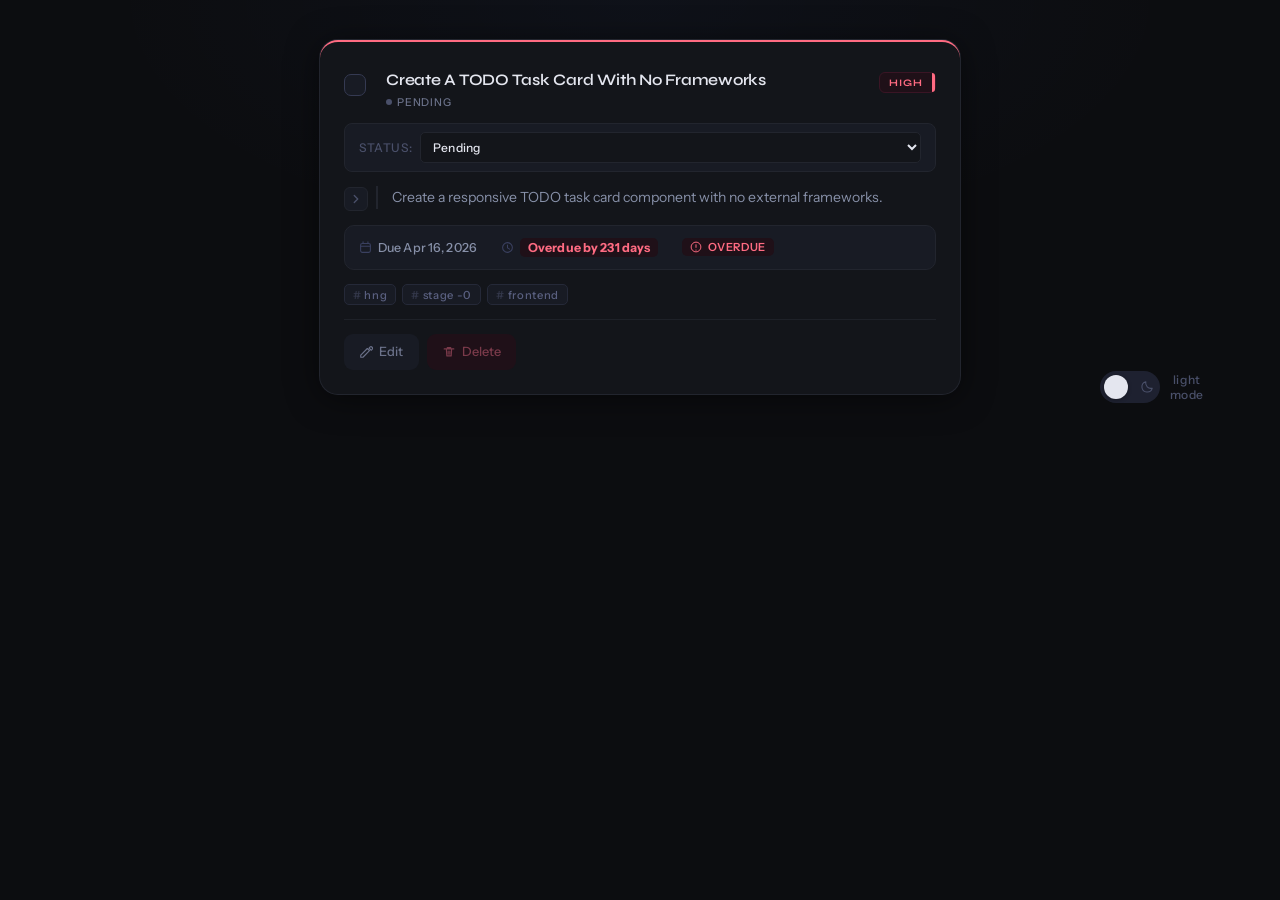
<file: index.html>
<!DOCTYPE html>
<html lang="en" data-theme="dark">
<head>
  <meta charset="UTF-8" />
  <meta name="viewport" content="width=device-width, initial-scale=1.0" />
  <title>Todo Task Card</title>
  <link rel="preconnect" href="https://fonts.googleapis.com" />
  <link rel="preconnect" href="https://fonts.gstatic.com" crossorigin />
  <link
    href="https://fonts.googleapis.com/css2?family=Syne:wght@400;500;600;700&family=Instrument+Sans:ital,wght@0,400;0,500;0,600;1,400&display=swap"
    rel="stylesheet"
  />
  <link rel="stylesheet" href="theme.css" />
</head>
<body>

  <!-- Skip link for keyboard users -->
  <a href="#task-card" class="skip-link">Skip to task</a>

  <div class="page-wrapper">

    <!-- Theme toggle -->
    <div class="toolbar" role="toolbar" aria-label="Display settings">
      <button
        id="theme-toggle"
        class="theme-btn"
        type="button"
        aria-label="Switch to light mode"
        aria-pressed="false"
      >
        <span class="theme-btn__track" aria-hidden="true">
          <span class="theme-btn__thumb"></span>
          <svg class="icon icon--sun" viewBox="0 0 20 20" fill="none" aria-hidden="true">
            <circle cx="10" cy="10" r="3.5" stroke="currentColor" stroke-width="1.5"/>
            <path d="M10 2v2M10 16v2M2 10h2M16 10h2M4.34 4.34l1.42 1.42M14.24 14.24l1.42 1.42M4.34 15.66l1.42-1.42M14.24 5.76l1.42-1.42" stroke="currentColor" stroke-width="1.5" stroke-linecap="round"/>
          </svg>
          <svg class="icon icon--moon" viewBox="0 0 20 20" fill="none" aria-hidden="true">
            <path d="M17.5 11.67A7.5 7.5 0 0 1 8.33 2.5a7.5 7.5 0 1 0 9.17 9.17Z" stroke="currentColor" stroke-width="1.5" stroke-linejoin="round"/>
          </svg>
        </span>
        <span class="theme-btn__label" aria-hidden="true">Light mode</span>
      </button>
    </div>

    <!-- ══════════════════════════════════════════
         TASK CARD — all required data-testid attrs
         ══════════════════════════════════════════ -->
    <article
      id="task-card"
      class="todo-card"
      data-testid="test-todo-card"
      aria-labelledby="todo-title"
    >

      <!-- ── Top bar: checkbox + title + priority ── -->
      <div class="todo-card__topbar">

        <!-- Checkbox -->
        <div class="checkbox-cell">
          <label class="checkbox-label" for="complete-toggle">
            <input
              type="checkbox"
              id="complete-toggle"
              class="checkbox-input"
              data-testid="test-todo-complete-toggle"
              aria-describedby="todo-title"
            />
            <span class="checkbox-visual" aria-hidden="true">
              <svg class="check-svg" viewBox="0 0 10 8" fill="none" aria-hidden="true">
                <path d="M1 4L3.8 7L9 1" stroke="currentColor" stroke-width="1.8" stroke-linecap="round" stroke-linejoin="round"/>
              </svg>
            </span>
            <span class="sr-only">Mark task complete</span>
          </label>
        </div>

        <!-- Title + status row -->
        <div class="todo-card__title-group">
          <h2
            class="todo-card__title"
            id="todo-title"
            data-testid="test-todo-title"
          >
            Create A TODO Task Card With No Frameworks
          </h2>

          <span
            class="status-badge"
            data-testid="test-todo-status"
            data-status="pending"
            role="status"
            aria-live="polite"
            aria-atomic="true"
            aria-label="Task status: Pending"
          >
            <span class="status-badge__dot" aria-hidden="true"></span>
            Pending
          </span>
        </div>

        <!-- Priority -->
        <span
          class="priority-badge"
          data-testid="test-todo-priority"
          data-priority="high"
          aria-label="Priority: High"
        >
          High
        </span>

      </div><!-- /.todo-card__topbar -->

      <!-- ── Status Control ── -->
      <div
        class="status-control"
        data-testid="test-todo-status-control"
        role="group"
        aria-label="Task status"
      >
        <label class="status-control__label" for="status-select">Status:</label>
        <select
          id="status-select"
          class="status-control__select"
          aria-label="Change task status"
        >
          <option value="pending">Pending</option>
          <option value="in-progress">In Progress</option>
          <option value="done">Done</option>
        </select>
      </div>

      <!-- ── Description + Expand/Collapse ── -->
      <div class="description-section">
        <button
          type="button"
          class="expand-toggle"
          data-testid="test-todo-expand-toggle"
          aria-expanded="false"
          aria-controls="description-content"
          aria-label="Expand description"
        >
          <svg class="expand-icon" viewBox="0 0 16 16" fill="none" aria-hidden="true">
            <path d="M6 4L10 8L6 12" stroke="currentColor" stroke-width="1.5" stroke-linecap="round" stroke-linejoin="round"/>
          </svg>
        </button>
        <p
          class="todo-card__description"
          id="description-content"
          data-testid="test-todo-description"
        >
          Create a responsive TODO task card component with no external frameworks.
        </p>
      </div>
      <div
        class="todo-card__collapsible-section"
        id="collapsible-section"
        data-testid="test-todo-collapsible-section"
        aria-hidden="true"
      ></div>

      <!-- ── Due date + time remaining + overdue ── -->
      <div class="todo-card__meta">
        <div class="meta-group">
          <svg class="meta-icon" viewBox="0 0 16 16" fill="none" aria-hidden="true">
            <rect x="2" y="3" width="12" height="11" rx="2" stroke="currentColor" stroke-width="1.3"/>
            <path d="M5 1v2M11 1v2M2 6.5h12" stroke="currentColor" stroke-width="1.3" stroke-linecap="round"/>
          </svg>
          <time
            class="due-date"
            data-testid="test-todo-due-date"
            datetime="2026-04-16T18:00:00"
          >
            Due Apr 16, 2026
          </time>
        </div>

        <div class="meta-group">
          <svg class="meta-icon" viewBox="0 0 16 16" fill="none" aria-hidden="true">
            <circle cx="8" cy="8" r="6" stroke="currentColor" stroke-width="1.3"/>
            <path d="M8 5v3.5l2.5 1.5" stroke="currentColor" stroke-width="1.3" stroke-linecap="round" stroke-linejoin="round"/>
          </svg>
          <span
            class="time-remaining"
            data-testid="test-todo-time-remaining"
            aria-live="polite"
            aria-atomic="true"
            aria-label="Time remaining: calculating"
          >
            Calculating…
          </span>
        </div>

        <div
          class="overdue-indicator"
          data-testid="test-todo-overdue-indicator"
          role="status"
          aria-live="polite"
          aria-label="Not overdue"
          hidden
        >
          <svg class="overdue-icon" viewBox="0 0 16 16" fill="none" aria-hidden="true">
            <circle cx="8" cy="8" r="6.5" stroke="currentColor" stroke-width="1.3"/>
            <path d="M8 5v3.5" stroke="currentColor" stroke-width="1.3" stroke-linecap="round"/>
            <circle cx="8" cy="12" r="0.8" fill="currentColor"/>
          </svg>
          <span class="overdue-text">Overdue</span>
        </div>
      </div>

      <!-- ── Tags ── -->
      <ul
        class="tag-list"
        data-testid="test-todo-tags"
        role="list"
        aria-label="Task tags"
      >
        <li class="tag" data-testid="test-todo-tag-work" role="listitem">HNG</li>
        <li class="tag" data-testid="test-todo-tag-urgent" role="listitem">Stage -0</li>
        <li class="tag" data-testid="test-todo-tag-design" role="listitem">Frontend</li>
      </ul>

      <!-- ── Divider ── -->
      <hr class="todo-card__divider" aria-hidden="true" />

      <!-- ── Actions ── -->
      <div class="todo-card__actions">
        <button
          type="button"
          class="action-btn action-btn--edit"
          data-testid="test-todo-edit-button"
          aria-label="Edit task: Redesign the Onboarding Flow"
        >
          <svg class="action-btn__icon" viewBox="0 0 16 16" fill="none" aria-hidden="true">
            <path d="M2 14h2.5l7.5-7.5-2.5-2.5L2 11.5V14ZM12.5 2.5a1.77 1.77 0 0 1 2.5 2.5l-1 1-2.5-2.5 1-1Z" stroke="currentColor" stroke-width="1.3" stroke-linejoin="round"/>
          </svg>
          <span>Edit</span>
        </button>

        <button
          type="button"
          class="action-btn action-btn--delete"
          data-testid="test-todo-delete-button"
          aria-label="Delete task: Redesign the Onboarding Flow"
        >
          <svg class="action-btn__icon" viewBox="0 0 16 16" fill="none" aria-hidden="true">
            <path d="M2.5 4.5h11M6 4.5V3h4v1.5M5 4.5l.5 8h5l.5-8" stroke="currentColor" stroke-width="1.3" stroke-linecap="round" stroke-linejoin="round"/>
            <path d="M7 7v3.5M9 7v3.5" stroke="currentColor" stroke-width="1.3" stroke-linecap="round"/>
          </svg>
          <span>Delete</span>
        </button>
      </div>

      <!-- ── Edit Form (hidden by default) ── -->
      <form
        data-testid="test-todo-edit-form"
        hidden
        class="todo-edit-form"
        aria-label="Edit task form"
      >
        <fieldset class="edit-fieldset">
          <div class="form-group" data-field="title">
            <label for="edit-title" class="form-label">Title</label>
            <input
              type="text"
              id="edit-title"
              data-testid="test-todo-edit-title-input"
              class="form-input"
              placeholder="Task title"
              required
            />
          </div>

          <div class="form-group" data-field="description">
            <label for="edit-description" class="form-label">Description</label>
            <textarea
              id="edit-description"
              data-testid="test-todo-edit-description-input"
              class="form-textarea"
              placeholder="Task description"
              rows="4"
            ></textarea>
          </div>

          <div class="form-group" data-field="priority">
            <label for="edit-priority" class="form-label">Priority</label>
            <select
              id="edit-priority"
              data-testid="test-todo-edit-priority-select"
              class="form-select"
              required
            >
              <option value="low">Low</option>
              <option value="medium">Medium</option>
              <option value="high">High</option>
            </select>
          </div>

          <div class="form-group" data-field="due-date">
            <label for="edit-due-date" class="form-label">Due Date</label>
            <input
              type="datetime-local"
              id="edit-due-date"
              data-testid="test-todo-edit-due-date-input"
              class="form-input"
              required
            />
          </div>

          <div class="form-actions">
            <button
              type="submit"
              data-testid="test-todo-save-button"
              class="form-btn form-btn--save"
            >
              Save
            </button>
            <button
              type="button"
              data-testid="test-todo-cancel-button"
              class="form-btn form-btn--cancel"
            >
              Cancel
            </button>
          </div>
        </fieldset>
      </form>

    </article>
    <!-- /.todo-card -->

  </div><!-- /.page-wrapper -->

  <script src="engine.js"></script>
  <script src="components/task-card.js"></script>
</body>
</html>
</file>
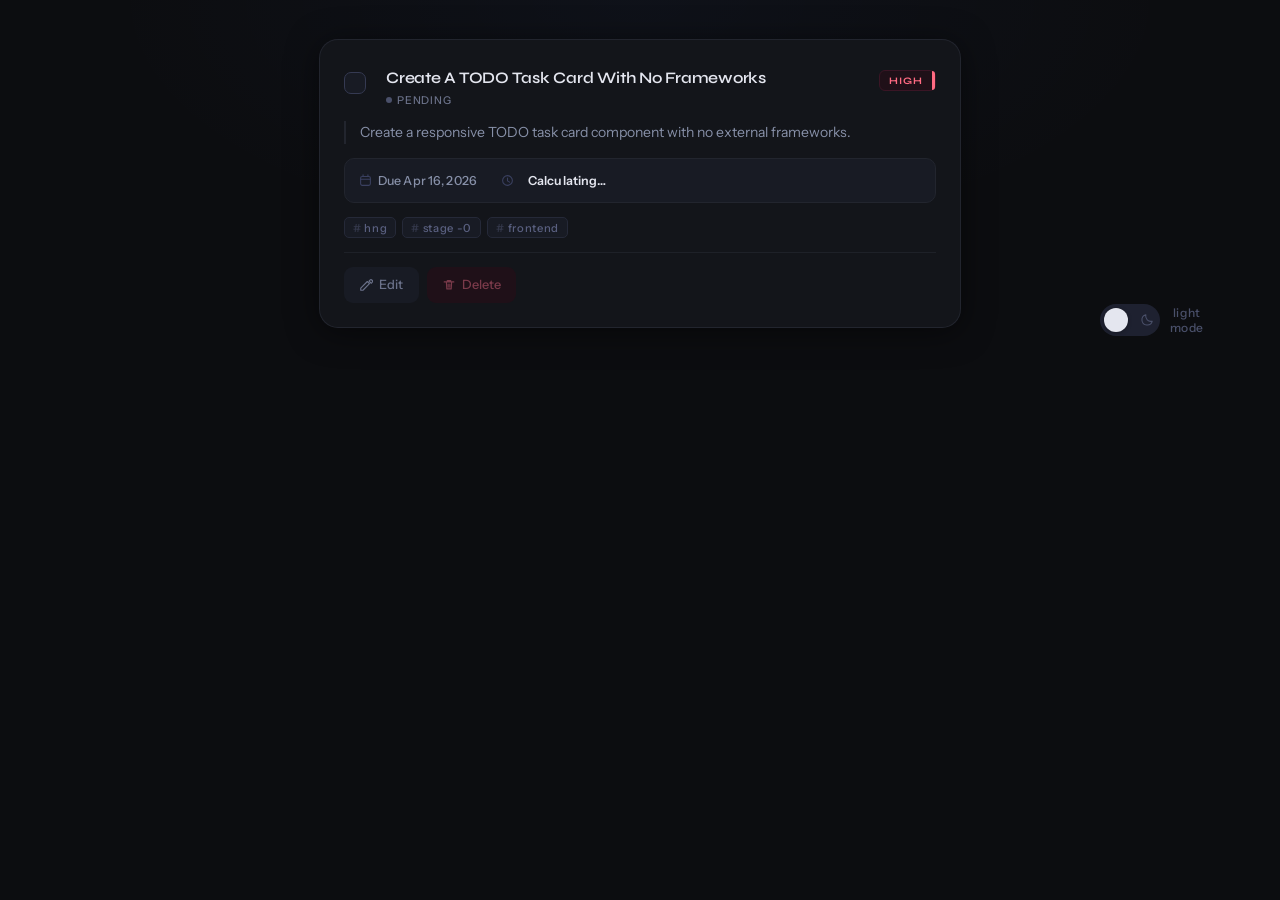
<file: core.html>
<!DOCTYPE html>
<html lang="en" data-theme="dark">
<head>
  <meta charset="UTF-8" />
  <meta name="viewport" content="width=device-width, initial-scale=1.0" />
  <title>Todo Task Card</title>
  <link rel="preconnect" href="https://fonts.googleapis.com" />
  <link rel="preconnect" href="https://fonts.gstatic.com" crossorigin />
  <link
    href="https://fonts.googleapis.com/css2?family=Syne:wght@400;500;600;700&family=Instrument+Sans:ital,wght@0,400;0,500;0,600;1,400&display=swap"
    rel="stylesheet"
  />
  <link rel="stylesheet" href="theme.css" />
</head>
<body>

  <!-- Skip link for keyboard users -->
  <a href="#task-card" class="skip-link">Skip to task</a>

  <div class="page-wrapper">

    <!-- Theme toggle -->
    <div class="toolbar" role="toolbar" aria-label="Display settings">
      <button
        id="theme-toggle"
        class="theme-btn"
        type="button"
        aria-label="Switch to light mode"
        aria-pressed="false"
      >
        <span class="theme-btn__track" aria-hidden="true">
          <span class="theme-btn__thumb"></span>
          <svg class="icon icon--sun" viewBox="0 0 20 20" fill="none" aria-hidden="true">
            <circle cx="10" cy="10" r="3.5" stroke="currentColor" stroke-width="1.5"/>
            <path d="M10 2v2M10 16v2M2 10h2M16 10h2M4.34 4.34l1.42 1.42M14.24 14.24l1.42 1.42M4.34 15.66l1.42-1.42M14.24 5.76l1.42-1.42" stroke="currentColor" stroke-width="1.5" stroke-linecap="round"/>
          </svg>
          <svg class="icon icon--moon" viewBox="0 0 20 20" fill="none" aria-hidden="true">
            <path d="M17.5 11.67A7.5 7.5 0 0 1 8.33 2.5a7.5 7.5 0 1 0 9.17 9.17Z" stroke="currentColor" stroke-width="1.5" stroke-linejoin="round"/>
          </svg>
        </span>
        <span class="theme-btn__label" aria-hidden="true">Light mode</span>
      </button>
    </div>

    <!-- ══════════════════════════════════════════
         TASK CARD — all required data-testid attrs
         ══════════════════════════════════════════ -->
    <article
      id="task-card"
      class="todo-card"
      data-testid="test-todo-card"
      aria-labelledby="todo-title"
    >

      <!-- ── Top bar: checkbox + title + priority ── -->
      <div class="todo-card__topbar">

        <!-- Checkbox -->
        <div class="checkbox-cell">
          <label class="checkbox-label" for="complete-toggle">
            <input
              type="checkbox"
              id="complete-toggle"
              class="checkbox-input"
              data-testid="test-todo-complete-toggle"
              aria-describedby="todo-title"
            />
            <span class="checkbox-visual" aria-hidden="true">
              <svg class="check-svg" viewBox="0 0 10 8" fill="none" aria-hidden="true">
                <path d="M1 4L3.8 7L9 1" stroke="currentColor" stroke-width="1.8" stroke-linecap="round" stroke-linejoin="round"/>
              </svg>
            </span>
            <span class="sr-only">Mark task complete</span>
          </label>
        </div>

        <!-- Title + status row -->
        <div class="todo-card__title-group">
          <h2
            class="todo-card__title"
            id="todo-title"
            data-testid="test-todo-title"
          >
            Create A TODO Task Card With No Frameworks
          </h2>

          <span
            class="status-badge"
            data-testid="test-todo-status"
            data-status="pending"
            role="status"
            aria-live="polite"
            aria-atomic="true"
            aria-label="Task status: Pending"
          >
            <span class="status-badge__dot" aria-hidden="true"></span>
            Pending
          </span>
        </div>

        <!-- Priority -->
        <span
          class="priority-badge"
          data-testid="test-todo-priority"
          data-priority="high"
          aria-label="Priority: High"
        >
          High
        </span>

      </div><!-- /.todo-card__topbar -->

      <!-- ── Description ── -->
      <p
        class="todo-card__description"
        data-testid="test-todo-description"
      >
        Create a responsive TODO task card component with no external frameworks.
      </p>

      <!-- ── Due date + time remaining ── -->
      <div class="todo-card__meta">
        <div class="meta-group">
          <svg class="meta-icon" viewBox="0 0 16 16" fill="none" aria-hidden="true">
            <rect x="2" y="3" width="12" height="11" rx="2" stroke="currentColor" stroke-width="1.3"/>
            <path d="M5 1v2M11 1v2M2 6.5h12" stroke="currentColor" stroke-width="1.3" stroke-linecap="round"/>
          </svg>
          <time
            class="due-date"
            data-testid="test-todo-due-date"
            datetime="2026-04-16T18:00:00"
          >
            Due Apr 16, 2026
          </time>
        </div>

        <div class="meta-group">
          <svg class="meta-icon" viewBox="0 0 16 16" fill="none" aria-hidden="true">
            <circle cx="8" cy="8" r="6" stroke="currentColor" stroke-width="1.3"/>
            <path d="M8 5v3.5l2.5 1.5" stroke="currentColor" stroke-width="1.3" stroke-linecap="round" stroke-linejoin="round"/>
          </svg>
          <span
            class="time-remaining"
            data-testid="test-todo-time-remaining"
            aria-live="polite"
            aria-atomic="true"
            aria-label="Time remaining: calculating"
          >
            Calculating…
          </span>
        </div>
      </div>

      <!-- ── Tags ── -->
      <ul
        class="tag-list"
        data-testid="test-todo-tags"
        role="list"
        aria-label="Task tags"
      >
        <li class="tag" data-testid="test-todo-tag-work" role="listitem">HNG</li>
        <li class="tag" data-testid="test-todo-tag-urgent" role="listitem">Stage -0</li>
        <li class="tag" data-testid="test-todo-tag-design" role="listitem">Frontend</li>
      </ul>

      <!-- ── Divider ── -->
      <hr class="todo-card__divider" aria-hidden="true" />

      <!-- ── Actions ── -->
      <div class="todo-card__actions">
        <button
          type="button"
          class="action-btn action-btn--edit"
          data-testid="test-todo-edit-button"
          aria-label="Edit task: Redesign the Onboarding Flow"
        >
          <svg class="action-btn__icon" viewBox="0 0 16 16" fill="none" aria-hidden="true">
            <path d="M2 14h2.5l7.5-7.5-2.5-2.5L2 11.5V14ZM12.5 2.5a1.77 1.77 0 0 1 2.5 2.5l-1 1-2.5-2.5 1-1Z" stroke="currentColor" stroke-width="1.3" stroke-linejoin="round"/>
          </svg>
          <span>Edit</span>
        </button>

        <button
          type="button"
          class="action-btn action-btn--delete"
          data-testid="test-todo-delete-button"
          aria-label="Delete task: Redesign the Onboarding Flow"
        >
          <svg class="action-btn__icon" viewBox="0 0 16 16" fill="none" aria-hidden="true">
            <path d="M2.5 4.5h11M6 4.5V3h4v1.5M5 4.5l.5 8h5l.5-8" stroke="currentColor" stroke-width="1.3" stroke-linecap="round" stroke-linejoin="round"/>
            <path d="M7 7v3.5M9 7v3.5" stroke="currentColor" stroke-width="1.3" stroke-linecap="round"/>
          </svg>
          <span>Delete</span>
        </button>
      </div>

    </article>
    <!-- /.todo-card -->

  </div><!-- /.page-wrapper -->

  <script src="engine.js"></script>
  <script src="components/task-card.js"></script>
</body>
</html>
</file>
<file: theme.css>
/* ━━━━━━━━━━━━━━━━━━━━━━━━━━━━━━━━━━━━━━━━━━━━━━━━
   DESIGN TOKENS — CSS CUSTOM PROPERTIES
   ━━━━━━━━━━━━━━━━━━━━━━━━━━━━━━━━━━━━━━━━━━━━━━━━ */

[data-theme="dark"] {
  /* Surfaces */
  --clr-page-bg:        #0c0d10;
  --clr-card-bg:        #13151a;
  --clr-card-border:    #22252e;
  --clr-divider:        #1e2128;

  /* Text */
  --clr-text-primary:   #e4e6ef;
  --clr-text-secondary: #8790a8;
  --clr-text-muted:     #4a506a;
  --clr-text-struck:    #3a3f55;

  /* Accent */
  --clr-accent:         #4f80ff;
  --clr-accent-glow:    rgba(79, 128, 255, 0.18);

  /* Priority */
  --clr-pri-high-bg:    #1f1018;
  --clr-pri-high-text:  #ff6b82;
  --clr-pri-high-border:#3a1525;

  --clr-pri-med-bg:     #1c1610;
  --clr-pri-med-text:   #f5a623;
  --clr-pri-med-border: #3a2a14;

  --clr-pri-low-bg:     #0f1e18;
  --clr-pri-low-text:   #3dd68c;
  --clr-pri-low-border: #153024;

  /* Status */
  --clr-status-pending-dot:  #4a506a;
  --clr-status-pending-text: #6b728a;
  --clr-status-done-dot:     #3dd68c;
  --clr-status-done-text:    #3dd68c;

  /* Tags */
  --clr-tag-bg:         #181b24;
  --clr-tag-border:     #252938;
  --clr-tag-text:       #5a6080;

  /* Checkbox */
  --clr-checkbox-bg:    #181b24;
  --clr-checkbox-border:#353a52;

  /* Meta */
  --clr-meta-icon:      #3a4060;

  /* Time remaining states */
  --clr-time-ok-bg:     #181b24;
  --clr-time-ok-text:   #6b728a;
  --clr-time-soon-bg:   #1c1610;
  --clr-time-soon-text: #f5a623;
  --clr-time-over-bg:   #1f1018;
  --clr-time-over-text: #ff6b82;
  --clr-time-now-bg:    #1f1018;
  --clr-time-now-text:  #ff6b82;

  /* Buttons */
  --clr-btn-edit-bg:        #181b24;
  --clr-btn-edit-text:      #6b728a;
  --clr-btn-edit-hover-bg:  #1f2332;
  --clr-btn-edit-hover-text:#a0a8c8;

  --clr-btn-del-bg:         #1f1018;
  --clr-btn-del-text:       #7a3a4a;
  --clr-btn-del-hover-bg:   #2a1020;
  --clr-btn-del-hover-text: #ff6b82;

  /* Shadows */
  --shadow-card:        0 0 0 1px #22252e, 0 4px 32px rgba(0,0,0,0.5);
  --shadow-card-hover:  0 0 0 1px #2e3240, 0 8px 48px rgba(0,0,0,0.6);
  --shadow-focus:       0 0 0 3px rgba(79, 128, 255, 0.4);

  /* Toggle */
  --clr-toggle-track:   #1e2130;
  --clr-toggle-thumb:   #e4e6ef;
  --clr-toggle-icon:    #4a506a;
}

[data-theme="light"] {
  --clr-page-bg:        #eef0f5;
  --clr-card-bg:        #ffffff;
  --clr-card-border:    #dde1ec;
  --clr-divider:        #eff1f7;

  --clr-text-primary:   #14172a;
  --clr-text-secondary: #525878;
  --clr-text-muted:     #a0a6c0;
  --clr-text-struck:    #c0c4d8;

  --clr-accent:         #3a6af5;
  --clr-accent-glow:    rgba(58, 106, 245, 0.14);

  --clr-pri-high-bg:    #fff0f2;
  --clr-pri-high-text:  #d63050;
  --clr-pri-high-border:#ffd6de;

  --clr-pri-med-bg:     #fff8ec;
  --clr-pri-med-text:   #c47d00;
  --clr-pri-med-border: #ffe8b4;

  --clr-pri-low-bg:     #edfaf3;
  --clr-pri-low-text:   #1e8a56;
  --clr-pri-low-border: #c0f0d8;

  --clr-status-pending-dot:  #b0b6d0;
  --clr-status-pending-text: #7a8098;
  --clr-status-done-dot:     #1e8a56;
  --clr-status-done-text:    #1e8a56;

  --clr-tag-bg:         #f0f2f8;
  --clr-tag-border:     #dde1ec;
  --clr-tag-text:       #6870a0;

  --clr-checkbox-bg:    #f4f5fa;
  --clr-checkbox-border:#bec4dc;

  --clr-meta-icon:      #b0b6d0;

  --clr-time-ok-bg:     #f0f2f8;
  --clr-time-ok-text:   #6870a0;
  --clr-time-soon-bg:   #fff8ec;
  --clr-time-soon-text: #c47d00;
  --clr-time-over-bg:   #fff0f2;
  --clr-time-over-text: #d63050;
  --clr-time-now-bg:    #fff0f2;
  --clr-time-now-text:  #d63050;

  --clr-btn-edit-bg:        #f0f2f8;
  --clr-btn-edit-text:      #6870a0;
  --clr-btn-edit-hover-bg:  #e4e7f4;
  --clr-btn-edit-hover-text:#14172a;

  --clr-btn-del-bg:         #fff0f2;
  --clr-btn-del-text:       #c09090;
  --clr-btn-del-hover-bg:   #ffe0e4;
  --clr-btn-del-hover-text: #d63050;

  --shadow-card:        0 0 0 1px #dde1ec, 0 2px 20px rgba(0,0,0,0.06);
  --shadow-card-hover:  0 0 0 1px #c8cfe4, 0 6px 36px rgba(0,0,0,0.10);
  --shadow-focus:       0 0 0 3px rgba(58, 106, 245, 0.35);

  --clr-toggle-track:   #dde1ec;
  --clr-toggle-thumb:   #3a6af5;
  --clr-toggle-icon:    #7a8098;
}

/* ━━━━━━━━━━━━━━━━━━━━━━━━━━━━━━━━━━━━━━━━━━━━━━━━
   RESET
   ━━━━━━━━━━━━━━━━━━━━━━━━━━━━━━━━━━━━━━━━━━━━━━━━ */

*, *::before, *::after {
  box-sizing: border-box;
  margin: 0;
  padding: 0;
}

html {
  -webkit-text-size-adjust: 100%;
  scroll-behavior: smooth;
}

/* ━━━━━━━━━━━━━━━━━━━━━━━━━━━━━━━━━━━━━━━━━━━━━━━━
   BASE
   ━━━━━━━━━━━━━━━━━━━━━━━━━━━━━━━━━━━━━━━━━━━━━━━━ */

body {
  font-family: 'Instrument Sans', sans-serif;
  background-color: var(--clr-page-bg);
  color: var(--clr-text-primary);
  min-height: 100vh;
  display: flex;
  flex-direction: column;
  align-items: center;
  padding: 1.25rem 1rem 4rem;
  transition: background-color 0.3s ease, color 0.3s ease;
  /* Subtle page texture */
  background-image: radial-gradient(ellipse 60% 40% at 50% 0%, rgba(79,128,255,0.04) 0%, transparent 70%);
}

/* ━━━━━━━━━━━━━━━━━━━━━━━━━━━━━━━━━━━━━━━━━━━━━━━━
   ACCESSIBILITY: SKIP LINK
   ━━━━━━━━━━━━━━━━━━━━━━━━━━━━━━━━━━━━━━━━━━━━━━━━ */

.skip-link {
  position: absolute;
  top: -100%;
  left: 0.5rem;
  z-index: 100;
  padding: 0.4rem 0.8rem;
  border-radius: 6px;
  background: var(--clr-accent);
  color: #fff;
  font-size: 0.8rem;
  font-weight: 600;
  text-decoration: none;
  transition: top 0.2s;
}
.skip-link:focus {
  top: 0.5rem;
}

/* ━━━━━━━━━━━━━━━━━━━━━━━━━━━━━━━━━━━━━━━━━━━━━━━━
   SCREEN READER ONLY
   ━━━━━━━━━━━━━━━━━━━━━━━━━━━━━━━━━━━━━━━━━━━━━━━━ */

.sr-only {
  position: absolute;
  width: 1px;
  height: 1px;
  padding: 0;
  margin: -1px;
  overflow: hidden;
  clip: rect(0, 0, 0, 0);
  white-space: nowrap;
  border: 0;
}

/* ━━━━━━━━━━━━━━━━━━━━━━━━━━━━━━━━━━━━━━━━━━━━━━━━
   PAGE WRAPPER
   ━━━━━━━━━━━━━━━━━━━━━━━━━━━━━━━━━━━━━━━━━━━━━━━━ */

.page-wrapper {
  width: 100%;
  max-width: 480px;
  display: flex;
  flex-direction: column;
  align-items: stretch;
  gap: 1rem;
  position: relative;
  padding-bottom: 3rem;
}

/* ━━━━━━━━━━━━━━━━━━━━━━━━━━━━━━━━━━━━━━━━━━━━━━━━
   TOOLBAR (theme toggle row)
   ━━━━━━━━━━━━━━━━━━━━━━━━━━━━━━━━━━━━━━━━━━━━━━━━ */

.toolbar {
  position: absolute;
  bottom: 0;
  left: 130%;
  transform: translateX(-50%);
  display: flex;
  justify-content: center;
  padding: 0 0.125rem;
}

/* ━━━━━━━━━━━━━━━━━━━━━━━━━━━━━━━━━━━━━━━━━━━━━━━━
   THEME BUTTON
   ━━━━━━━━━━━━━━━━━━━━━━━━━━━━━━━━━━━━━━━━━━━━━━━━ */

.theme-btn {
  display: inline-flex;
  align-items: center;
  gap: 0.6rem;
  background: none;
  border: none;
  cursor: pointer;
  padding: 0.4rem 0.5rem;
  border-radius: 10px;
  color: var(--clr-text-muted);
  font-family: 'Instrument Sans', sans-serif;
  font-size: 0.8rem;
  font-weight: 500;
  letter-spacing: 0.04em;
  transition: color 0.25s ease;
  -webkit-tap-highlight-color: transparent;
}

.theme-btn:hover {
  color: var(--clr-text-secondary);
}

.theme-btn:focus-visible {
  outline: none;
  box-shadow: var(--shadow-focus);
  border-radius: 8px;
}

.theme-btn__track {
  position: relative;
  width: 60px;
  height: 32px;
  background: var(--clr-toggle-track);
  border-radius: 16px;
  display: flex;
  align-items: center;
  justify-content: space-between;
  padding: 0 6px;
  flex-shrink: 0;
  transition: background 0.3s ease;
  overflow: hidden;
}

.icon {
  width: 14px;
  height: 14px;
  color: var(--clr-toggle-icon);
  flex-shrink: 0;
  transition: color 0.3s ease, opacity 0.3s ease;
  position: relative;
  z-index: 1;
}

.theme-btn__thumb {
  position: absolute;
  top: 4px;
  left: 4px;
  width: 24px;
  height: 24px;
  background: var(--clr-toggle-thumb);
  border-radius: 50%;
  z-index: 2;
  transition: transform 0.3s cubic-bezier(0.34, 1.56, 0.64, 1),
              background 0.3s ease;
  box-shadow: 0 1px 4px rgba(0,0,0,0.3);
}

[data-theme="light"] .theme-btn__thumb {
  transform: translateX(24px);
}

.theme-btn__label {
  font-size: 0.75rem;
  letter-spacing: 0.05em;
  text-transform: lowercase;
  color: var(--clr-text-muted);
  transition: color 0.25s ease;
}

/* ━━━━━━━━━━━━━━━━━━━━━━━━━━━━━━━━━━━━━━━━━━━━━━━━
   TODO CARD
   ━━━━━━━━━━━━━━━━━━━━━━━━━━━━━━━━━━━━━━━━━━━━━━━━ */

.todo-card {
  width: 100%;
  background: var(--clr-card-bg);
  border-radius: 18px;
  padding: 1.375rem 1.375rem 1.25rem;
  display: flex;
  flex-direction: column;
  gap: 0.875rem;
  box-shadow: var(--shadow-card);
  transition:
    background 0.3s ease,
    box-shadow 0.3s ease,
    transform 0.2s ease;
  /* Entry animation */
  animation: cardIn 0.45s cubic-bezier(0.22, 1, 0.36, 1) both;
  /* Prevent overflow on long words */
  overflow-wrap: break-word;
  word-break: break-word;
}

.todo-card:hover {
  box-shadow: var(--shadow-card-hover);
  transform: translateY(-2px);
}

/* ── Top Bar: checkbox | title+status | priority ── */

.todo-card__topbar {
  display: flex;
  align-items: flex-start;
  gap: 0.75rem;
}

/* ━━━━━━━━━━━━━━━━━━━━━━━━━━━━━━━━━━━━━━━━━━━━━━━━
   CHECKBOX
   ━━━━━━━━━━━━━━━━━━━━━━━━━━━━━━━━━━━━━━━━━━━━━━━━ */

.checkbox-cell {
  flex-shrink: 0;
  padding-top: 3px;
}

.checkbox-label {
  display: inline-flex;
  cursor: pointer;
  -webkit-tap-highlight-color: transparent;
}

/* Hide native checkbox visually, keep it accessible */
.checkbox-input {
  position: absolute;
  opacity: 0;
  width: 0;
  height: 0;
  pointer-events: none;
}

.checkbox-visual {
  display: flex;
  align-items: center;
  justify-content: center;
  width: 22px;
  height: 22px;
  border-radius: 7px;
  background: var(--clr-checkbox-bg);
  border: 1.5px solid var(--clr-checkbox-border);
  transition:
    background 0.2s ease,
    border-color 0.2s ease,
    transform 0.15s ease,
    box-shadow 0.2s ease;
  color: transparent;
  flex-shrink: 0;
}

/* Hover state */
.checkbox-label:hover .checkbox-visual {
  border-color: var(--clr-accent);
  transform: scale(1.06);
}

/* Keyboard focus on the hidden input → style the visual */
.checkbox-input:focus-visible + .checkbox-visual {
  box-shadow: var(--shadow-focus);
  border-color: var(--clr-accent);
}

.check-svg {
  width: 10px;
  height: 8px;
  opacity: 0;
  transform: scale(0.5) rotate(-10deg);
  transition: opacity 0.18s ease, transform 0.22s cubic-bezier(0.34, 1.56, 0.64, 1);
}

/* Checked states */
.checkbox-input:checked + .checkbox-visual {
  background: var(--clr-accent);
  border-color: var(--clr-accent);
  color: #fff;
  box-shadow: 0 2px 12px var(--clr-accent-glow);
}

.checkbox-input:checked + .checkbox-visual .check-svg {
  opacity: 1;
  transform: scale(1) rotate(0deg);
}

/* ━━━━━━━━━━━━━━━━━━━━━━━━━━━━━━━━━━━━━━━━━━━━━━━━
   TITLE GROUP
   ━━━━━━━━━━━━━━━━━━━━━━━━━━━━━━━━━━━━━━━━━━━━━━━━ */

.todo-card__title-group {
  flex: 1;
  min-width: 0;
  display: flex;
  flex-direction: column;
  gap: 0.3rem;
}

.todo-card__title {
  font-family: 'Syne', sans-serif;
  font-size: 1rem;
  font-weight: 600;
  color: var(--clr-text-primary);
  line-height: 1.3;
  letter-spacing: -0.015em;
  transition: color 0.25s ease, text-decoration-color 0.25s ease;
}

/* Completed state */
.todo-card__title.is-done {
  text-decoration: line-through;
  text-decoration-thickness: 1.5px;
  text-decoration-color: var(--clr-text-muted);
  color: var(--clr-text-struck);
}

/* ━━━━━━━━━━━━━━━━━━━━━━━━━━━━━━━━━━━━━━━━━━━━━━━━
   STATUS BADGE
   ━━━━━━━━━━━━━━━━━━━━━━━━━━━━━━━━━━━━━━━━━━━━━━━━ */

.status-badge {
  display: inline-flex;
  align-items: center;
  gap: 5px;
  font-size: 0.67rem;
  font-weight: 500;
  letter-spacing: 0.07em;
  text-transform: uppercase;
  color: var(--clr-status-pending-text);
  width: fit-content;
  transition: color 0.25s ease;
}

.status-badge__dot {
  width: 6px;
  height: 6px;
  border-radius: 50%;
  background: var(--clr-status-pending-dot);
  flex-shrink: 0;
  transition: background 0.25s ease;
}

.status-badge[data-status="done"] {
  color: var(--clr-status-done-text);
}

.status-badge[data-status="done"] .status-badge__dot {
  background: var(--clr-status-done-dot);
  box-shadow: 0 0 6px var(--clr-status-done-dot);
}

/* ━━━━━━━━━━━━━━━━━━━━━━━━━━━━━━━━━━━━━━━━━━━━━━━━
   PRIORITY BADGE
   ━━━━━━━━━━━━━━━━━━━━━━━━━━━━━━━━━━━━━━━━━━━━━━━━ */

.priority-badge {
  flex-shrink: 0;
  font-family: 'Syne', sans-serif;
  font-size: 0.62rem;
  font-weight: 700;
  letter-spacing: 0.09em;
  text-transform: uppercase;
  padding: 4px 9px 3px;
  border-radius: 6px;
  border: 1px solid transparent;
  align-self: flex-start;
  margin-top: 2px;
  transition: background 0.25s ease, color 0.25s ease, border-color 0.25s ease;
}

.priority-badge[data-priority="high"] {
  background: var(--clr-pri-high-bg);
  color: var(--clr-pri-high-text);
  border-color: var(--clr-pri-high-border);
}

.priority-badge[data-priority="medium"] {
  background: var(--clr-pri-med-bg);
  color: var(--clr-pri-med-text);
  border-color: var(--clr-pri-med-border);
}

.priority-badge[data-priority="low"] {
  background: var(--clr-pri-low-bg);
  color: var(--clr-pri-low-text);
  border-color: var(--clr-pri-low-border);
}

/* ━━━━━━━━━━━━━━━━━━━━━━━━━━━━━━━━━━━━━━━━━━━━━━━━
   DESCRIPTION
   ━━━━━━━━━━━━━━━━━━━━━━━━━━━━━━━━━━━━━━━━━━━━━━━━ */

.todo-card__description {
  font-size: 0.875rem;
  font-weight: 400;
  line-height: 1.65;
  color: var(--clr-text-secondary);
  padding-left: 0.9rem;
  border-left: 2px solid var(--clr-card-border);
  transition: color 0.25s ease, border-color 0.25s ease;
}

/* ━━━━━━━━━━━━━━━━━━━━━━━━━━━━━━━━━━━━━━━━━━━━━━━━
   META ROW (due date + time remaining)
   ━━━━━━━━━━━━━━━━━━━━━━━━━━━━━━━━━━━━━━━━━━━━━━━━ */

.todo-card__meta {
  display: flex;
  align-items: center;
  flex-wrap: wrap;
  gap: 0.5rem 1rem;
  padding: 0.75rem 0.875rem;
  background: var(--clr-tag-bg);
  border-radius: 10px;
  border: 1px solid var(--clr-card-border);
  transition: background 0.25s ease, border-color 0.25s ease;
}

.meta-group {
  display: flex;
  align-items: center;
  gap: 0.375rem;
}

.meta-icon {
  width: 13px;
  height: 13px;
  color: var(--clr-meta-icon);
  flex-shrink: 0;
  transition: color 0.25s ease;
}

.due-date {
  font-family: 'Instrument Sans', sans-serif;
  font-size: 0.78rem;
  font-weight: 500;
  color: var(--clr-text-secondary);
  letter-spacing: 0.01em;
  transition: color 0.25s ease;
}

/* TIME REMAINING — shared */
.time-remaining {
  font-family: 'Instrument Sans', sans-serif;
  font-size: 0.78rem;
  font-weight: 600;
  letter-spacing: 0.01em;
  padding: 2px 8px;
  border-radius: 5px;
  transition: background 0.25s ease, color 0.25s ease;
}

/* States */
.time-remaining.t--ok {
  background: var(--clr-time-ok-bg);
  color: var(--clr-time-ok-text);
}
.time-remaining.t--soon {
  background: var(--clr-time-soon-bg);
  color: var(--clr-time-soon-text);
}
.time-remaining.t--overdue {
  background: var(--clr-time-over-bg);
  color: var(--clr-time-over-text);
}
.time-remaining.t--now {
  background: var(--clr-time-now-bg);
  color: var(--clr-time-now-text);
  animation: blink-now 1.5s ease-in-out infinite;
}

@keyframes blink-now {
  0%, 100% { opacity: 1; }
  50%       { opacity: 0.55; }
}

/* ━━━━━━━━━━━━━━━━━━━━━━━━━━━━━━━━━━━━━━━━━━━━━━━━
   TAGS
   ━━━━━━━━━━━━━━━━━━━━━━━━━━━━━━━━━━━━━━━━━━━━━━━━ */

.tag-list {
  list-style: none;
  display: flex;
  flex-wrap: wrap;
  gap: 0.375rem;
}

.tag {
  font-size: 0.7rem;
  font-weight: 500;
  letter-spacing: 0.06em;
  text-transform: lowercase;
  color: var(--clr-tag-text);
  background: var(--clr-tag-bg);
  border: 1px solid var(--clr-tag-border);
  border-radius: 5px;
  padding: 3px 8px 2px;
  transition:
    background 0.2s ease,
    color 0.2s ease,
    border-color 0.2s ease,
    transform 0.15s ease;
  cursor: default;
  user-select: none;
}

.tag::before {
  content: '# ';
  opacity: 0.4;
}

.tag:hover {
  color: var(--clr-text-primary);
  border-color: var(--clr-accent);
  transform: translateY(-1px);
}

/* ━━━━━━━━━━━━━━━━━━━━━━━━━━━━━━━━━━━━━━━━━━━━━━━━
   DIVIDER
   ━━━━━━━━━━━━━━━━━━━━━━━━━━━━━━━━━━━━━━━━━━━━━━━━ */

.todo-card__divider {
  border: none;
  border-top: 1px solid var(--clr-divider);
  margin: 0;
  transition: border-color 0.25s ease;
}

/* ━━━━━━━━━━━━━━━━━━━━━━━━━━━━━━━━━━━━━━━━━━━━━━━━
   ACTIONS
   ━━━━━━━━━━━━━━━━━━━━━━━━━━━━━━━━━━━━━━━━━━━━━━━━ */

.todo-card__actions {
  display: flex;
  gap: 0.5rem;
  flex-wrap: wrap;
}

.action-btn {
  display: inline-flex;
  align-items: center;
  gap: 0.375rem;
  font-family: 'Instrument Sans', sans-serif;
  font-size: 0.8rem;
  font-weight: 500;
  letter-spacing: 0.01em;
  padding: 0.5rem 0.875rem;
  border-radius: 9px;
  border: 1px solid transparent;
  cursor: pointer;
  transition:
    background 0.18s ease,
    color 0.18s ease,
    box-shadow 0.18s ease,
    transform 0.12s ease;
  -webkit-tap-highlight-color: transparent;
  /* Ensure minimum touch target */
  min-height: 36px;
}

.action-btn:focus-visible {
  outline: none;
  box-shadow: var(--shadow-focus);
}

.action-btn:active {
  transform: scale(0.96);
}

.action-btn__icon {
  width: 14px;
  height: 14px;
  flex-shrink: 0;
}

/* Edit */
.action-btn--edit {
  background: var(--clr-btn-edit-bg);
  color: var(--clr-btn-edit-text);
}
.action-btn--edit:hover {
  background: var(--clr-btn-edit-hover-bg);
  color: var(--clr-btn-edit-hover-text);
}

/* Delete */
.action-btn--delete {
  background: var(--clr-btn-del-bg);
  color: var(--clr-btn-del-text);
}
.action-btn--delete:hover {
  background: var(--clr-btn-del-hover-bg);
  color: var(--clr-btn-del-hover-text);
}

/* ━━━━━━━━━━━━━━━━━━━━━━━━━━━━━━━━━━━━━━━━━━━━━━━━
   STATUS CONTROL
   ━━━━━━━━━━━━━━━━━━━━━━━━━━━━━━━━━━━━━━━━━━━━━━━━ */

.status-control {
  display: flex;
  align-items: center;
  gap: 0.5rem;
  padding: 0.5rem 0.875rem;
  background: var(--clr-tag-bg);
  border: 1px solid var(--clr-card-border);
  border-radius: 8px;
  transition: background 0.25s ease, border-color 0.25s ease;
}

.status-control__label {
  font-size: 0.75rem;
  font-weight: 500;
  letter-spacing: 0.05em;
  text-transform: uppercase;
  color: var(--clr-text-muted);
}

.status-control__select {
  flex: 1;
  background: var(--clr-card-bg);
  color: var(--clr-text-primary);
  border: 1px solid var(--clr-card-border);
  border-radius: 5px;
  padding: 0.375rem 0.5rem;
  font-family: 'Instrument Sans', sans-serif;
  font-size: 0.75rem;
  font-weight: 500;
  letter-spacing: 0.01em;
  cursor: pointer;
  transition: border-color 0.2s ease, box-shadow 0.2s ease;
  min-width: 120px;
}

.status-control__select:hover {
  border-color: var(--clr-accent);
}

.status-control__select:focus-visible {
  outline: none;
  box-shadow: var(--shadow-focus);
  border-color: var(--clr-accent);
}

/* ━━━━━━━━━━━━━━━━━━━━━━━━━━━━━━━━━━━━━━━━━━━━━━━━
   PRIORITY INDICATOR
   ━━━━━━━━━━━━━━━━━━━━━━━━━━━━━━━━━━━━━━━━━━━━━━━━ */

.priority-indicator {
  position: relative;
  display: flex;
  align-items: center;
}

.priority-badge[data-priority="high"] {
  position: relative;
  padding-right: 12px;
}

.priority-badge[data-priority="high"]::after {
  content: '';
  position: absolute;
  right: 0;
  top: 0;
  width: 3px;
  height: 100%;
  background: var(--clr-pri-high-text);
  border-radius: 0 4px 4px 0;
}

.priority-badge[data-priority="medium"] {
  position: relative;
  padding-right: 12px;
}

.priority-badge[data-priority="medium"]::after {
  content: '';
  position: absolute;
  right: 0;
  top: 0;
  width: 3px;
  height: 100%;
  background: var(--clr-pri-med-text);
  border-radius: 0 4px 4px 0;
}

.priority-badge[data-priority="low"] {
  position: relative;
  padding-right: 12px;
}

.priority-badge[data-priority="low"]::after {
  content: '';
  position: absolute;
  right: 0;
  top: 0;
  width: 3px;
  height: 100%;
  background: var(--clr-pri-low-text);
  border-radius: 0 4px 4px 0;
}

/* ━━━━━━━━━━━━━━━━━━━━━━━━━━━━━━━━━━━━━━━━━━━━━━━━
   DESCRIPTION SECTION + EXPAND/COLLAPSE
   ━━━━━━━━━━━━━━━━━━━━━━━━━━━━━━━━━━━━━━━━━━━━━━━━ */

.description-section {
  display: flex;
  gap: 0.5rem;
  align-items: flex-start;
  transition: all 0.25s ease;
}

.expand-toggle {
  flex-shrink: 0;
  width: 24px;
  height: 24px;
  padding: 3px;
  margin-top: 1px;
  background: var(--clr-tag-bg);
  border: 1px solid var(--clr-card-border);
  border-radius: 6px;
  cursor: pointer;
  color: var(--clr-text-muted);
  transition: all 0.2s ease;
  -webkit-tap-highlight-color: transparent;
  display: flex;
  align-items: center;
  justify-content: center;
  position: relative;
}

.expand-toggle::before {
  content: '';
  position: absolute;
  top: 0;
  left: 0;
  right: 0;
  bottom: 0;
  background: var(--clr-accent);
  border-radius: 5px;
  opacity: 0;
  transition: opacity 0.2s ease;
}

.expand-toggle:hover {
  color: var(--clr-text-primary);
  background: var(--clr-card-bg);
  border-color: var(--clr-accent);
  transform: scale(1.05);
}

.expand-toggle:hover::before {
  opacity: 0.05;
}

.expand-toggle:active {
  transform: scale(0.95);
}

.expand-toggle:focus-visible {
  outline: none;
  box-shadow: var(--shadow-focus);
  border-color: var(--clr-accent);
}

.expand-icon {
  width: 14px;
  height: 14px;
  transition: transform 0.25s ease;
}

.expand-toggle[aria-expanded="true"] .expand-icon {
  transform: rotate(90deg);
}

.expand-toggle[aria-expanded="false"] .expand-icon {
  transform: rotate(0deg);
}

.todo-card__description {
  flex: 1;
  font-size: 0.875rem;
  font-weight: 400;
  line-height: 1.65;
  color: var(--clr-text-secondary);
  padding-left: 0.9rem;
  border-left: 2px solid var(--clr-card-border);
  transition: color 0.25s ease, border-color 0.25s ease;
  max-height: 5.5em;
  overflow: hidden;
  display: -webkit-box;
  -webkit-line-clamp: 2;
  -webkit-box-orient: vertical;
  text-overflow: ellipsis;
}

.todo-card__description.is-expanded {
  max-height: none;
  overflow: visible;
  display: block;
  -webkit-line-clamp: unset;
  -webkit-box-orient: unset;
}

.todo-card__collapsible-section {
  display: none;
}

.todo-card__collapsible-section.is-visible {
  display: block;
  padding: 0.75rem;
  background: var(--clr-tag-bg);
  border-radius: 8px;
  font-size: 0.875rem;
  line-height: 1.65;
  color: var(--clr-text-secondary);
}

/* ━━━━━━━━━━━━━━━━━━━━━━━━━━━━━━━━━━━━━━━━━━━━━━━━
   OVERDUE INDICATOR
   ━━━━━━━━━━━━━━━━━━━━━━━━━━━━━━━━━━━━━━━━━━━━━━━━ */

.overdue-indicator {
  display: inline-flex;
  align-items: center;
  gap: 0.375rem;
  padding: 2px 8px;
  background: var(--clr-pri-high-bg);
  border-radius: 5px;
  color: var(--clr-pri-high-text);
  font-size: 0.7rem;
  font-weight: 600;
  text-transform: uppercase;
  letter-spacing: 0.06em;
  transition: all 0.25s ease;
}

.overdue-indicator[hidden] {
  display: none;
}

.overdue-icon {
  width: 12px;
  height: 12px;
  color: var(--clr-pri-high-text);
}

.overdue-text {
  display: inline;
}

/* ━━━━━━━━━━━━━━━━━━━━━━━━━━━━━━━━━━━━━━━━━━━━━━━━
   EDIT FORM
   ━━━━━━━━━━━━━━━━━━━━━━━━━━━━━━━━━━━━━━━━━━━━━━━━ */

.todo-edit-form {
  padding: 1.25rem;
  background: var(--clr-card-bg);
  border: 1px solid var(--clr-card-border);
  border-radius: 12px;
  box-shadow: var(--shadow-card);
  animation: formSlideIn 0.3s ease-out;
  margin-top: 0.75rem;
  position: relative;
  overflow: hidden;
}

.todo-edit-form::before {
  content: '';
  position: absolute;
  top: 0;
  left: 0;
  right: 0;
  height: 3px;
  background: linear-gradient(90deg, var(--clr-accent) 0%, var(--clr-accent-glow) 100%);
}

.todo-edit-form[hidden] {
  display: none;
}

@keyframes formSlideIn {
  from {
    opacity: 0;
    transform: translateY(-12px) scale(0.98);
  }
  to {
    opacity: 1;
    transform: translateY(0) scale(1);
  }
}

.edit-fieldset {
  border: none;
  padding: 0;
  margin: 0;
  display: flex;
  flex-direction: column;
  gap: 1.25rem;
}

.form-group {
  display: flex;
  flex-direction: column;
  gap: 0.5rem;
  position: relative;
}

.form-label {
  font-size: 0.75rem;
  font-weight: 600;
  letter-spacing: 0.05em;
  text-transform: uppercase;
  color: var(--clr-text-primary);
  display: flex;
  align-items: center;
  gap: 0.5rem;
  margin-bottom: 0.125rem;
}

.form-label::before {
  content: '';
  width: 3px;
  height: 12px;
  background: var(--clr-accent);
  border-radius: 2px;
  flex-shrink: 0;
}

.form-input,
.form-textarea,
.form-select {
  background: var(--clr-card-bg);
  color: var(--clr-text-primary);
  border: 2px solid var(--clr-card-border);
  border-radius: 8px;
  padding: 0.75rem;
  font-family: 'Instrument Sans', sans-serif;
  font-size: 0.875rem;
  font-weight: 400;
  line-height: 1.4;
  transition: all 0.25s ease;
  position: relative;
}

.form-input::placeholder,
.form-textarea::placeholder {
  color: var(--clr-text-muted);
  opacity: 0.7;
}

.form-input:hover,
.form-textarea:hover,
.form-select:hover {
  border-color: var(--clr-accent);
  background: var(--clr-tag-bg);
  transform: translateY(-1px);
  box-shadow: 0 2px 8px rgba(0,0,0,0.08);
}

.form-input:focus-visible,
.form-textarea:focus-visible,
.form-select:focus-visible {
  outline: none;
  border-color: var(--clr-accent);
  box-shadow: var(--shadow-focus), 0 0 0 4px rgba(79, 128, 255, 0.08);
  background: var(--clr-card-bg);
  transform: translateY(-1px);
}

.form-textarea {
  resize: vertical;
  min-height: 100px;
  font-family: 'Instrument Sans', sans-serif;
  line-height: 1.5;
}

.form-select {
  background-image: url("data:image/svg+xml,%3csvg xmlns='http://www.w3.org/2000/svg' fill='none' viewBox='0 0 20 20'%3e%3cpath stroke='%236b7280' stroke-linecap='round' stroke-linejoin='round' stroke-width='1.5' d='m6 8 4 4 4-4'/%3e%3c/svg%3e");
  background-position: right 0.75rem center;
  background-repeat: no-repeat;
  background-size: 1rem;
  padding-right: 2.5rem;
  cursor: pointer;
}

/* Form validation states */
.form-input:invalid:not(:placeholder-shown),
.form-textarea:invalid:not(:placeholder-shown),
.form-select:invalid:not(:placeholder-shown) {
  border-color: var(--clr-pri-high-text);
  background: rgba(255, 107, 130, 0.05);
}

.form-input:invalid:not(:placeholder-shown):focus-visible,
.form-textarea:invalid:not(:placeholder-shown):focus-visible,
.form-select:invalid:not(:placeholder-shown):focus-visible {
  box-shadow: 0 0 0 3px rgba(255, 107, 130, 0.2);
}

.form-input:valid:not(:placeholder-shown),
.form-textarea:valid:not(:placeholder-shown),
.form-select:valid:not(:placeholder-shown) {
  border-color: var(--clr-pri-low-text);
}

.form-actions {
  display: flex;
  gap: 0.75rem;
  margin-top: 0.75rem;
  padding-top: 1rem;
  border-top: 1px solid var(--clr-divider);
}

.form-btn {
  flex: 1;
  padding: 0.75rem 1.25rem;
  border: none;
  border-radius: 8px;
  font-family: 'Instrument Sans', sans-serif;
  font-size: 0.875rem;
  font-weight: 600;
  letter-spacing: 0.01em;
  cursor: pointer;
  transition: all 0.2s ease;
  min-height: 44px;
  -webkit-tap-highlight-color: transparent;
  position: relative;
  overflow: hidden;
  display: flex;
  align-items: center;
  justify-content: center;
  gap: 0.5rem;
}

.form-btn::before {
  content: '';
  position: absolute;
  top: 0;
  left: -100%;
  width: 100%;
  height: 100%;
  background: linear-gradient(90deg, transparent, rgba(255,255,255,0.2), transparent);
  transition: left 0.5s ease;
}

.form-btn:hover::before {
  left: 100%;
}

.form-btn--save {
  background: var(--clr-accent);
  color: #fff;
  box-shadow: 0 2px 8px var(--clr-accent-glow);
}

.form-btn--save:hover {
  background: var(--clr-accent);
  opacity: 0.95;
  transform: translateY(-2px);
  box-shadow: 0 4px 16px var(--clr-accent-glow);
}

.form-btn--save:active {
  transform: translateY(0);
}

.form-btn--save:focus-visible {
  outline: none;
  box-shadow: var(--shadow-focus), 0 0 0 4px rgba(79, 128, 255, 0.3);
}

.form-btn--cancel {
  background: var(--clr-btn-edit-bg);
  color: var(--clr-btn-edit-text);
  border: 1px solid var(--clr-card-border);
}

.form-btn--cancel:hover {
  background: var(--clr-btn-edit-hover-bg);
  color: var(--clr-btn-edit-hover-text);
  border-color: var(--clr-accent);
  transform: translateY(-1px);
  box-shadow: 0 2px 8px rgba(0,0,0,0.1);
}

.form-btn--cancel:focus-visible {
  outline: none;
  box-shadow: var(--shadow-focus);
  border-color: var(--clr-accent);
}

/* ━━━━━━━━━━━━━━━━━━━━━━━━━━━━━━━━━━━━━━━━━━━━━━━━
   FORM ICONS (Optional enhancement)
   ━━━━━━━━━━━━━━━━━━━━━━━━━━━━━━━━━━━━━━━━━━━━━━━━ */

.form-group[data-field="title"] .form-label::before {
  background: var(--clr-accent);
}

.form-group[data-field="description"] .form-label::before {
  background: var(--clr-pri-med-text);
}

.form-group[data-field="priority"] .form-label::before {
  background: var(--clr-pri-high-text);
}

.form-group[data-field="due-date"] .form-label::before {
  background: var(--clr-meta-icon);
}

/* ━━━━━━━━━━━━━━━━━━━━━━━━━━━━━━━━━━━━━━━━━━━━━━━━
   CARD STATE: DONE
   ━━━━━━━━━━━━━━━━━━━━━━━━━━━━━━━━━━━━━━━━━━━━━━━━ */

.todo-card.is-done {
  opacity: 0.65;
}

.todo-card.is-done .todo-card__title {
  text-decoration: line-through;
  text-decoration-thickness: 1.5px;
  text-decoration-color: var(--clr-text-muted);
  color: var(--clr-text-struck);
}

.todo-card.is-done .todo-card__description {
  color: var(--clr-text-muted);
}

.todo-card.is-done .time-remaining {
  background: var(--clr-tag-bg);
  color: var(--clr-text-muted);
}

.todo-card.is-done .time-remaining::before {
  content: '✓ ';
  margin-right: 2px;
}

/* ━━━━━━━━━━━━━━━━━━━━━━━━━━━━━━━━━━━━━━━━━━━━━━━━
   CARD STATE: IN PROGRESS
   ━━━━━━━━━━━━━━━━━━━━━━━━━━━━━━━━━━━━━━━━━━━━━━━━ */

.todo-card.is-in-progress {
  border-left: 3px solid var(--clr-accent);
}

.todo-card.is-in-progress .status-badge {
  color: var(--clr-accent);
}

.todo-card.is-in-progress .status-badge__dot {
  background: var(--clr-accent);
  animation: pulse-dot 2s ease-in-out infinite;
}

@keyframes pulse-dot {
  0%, 100% { opacity: 1; }
  50% { opacity: 0.5; }
}

/* ━━━━━━━━━━━━━━━━━━━━━━━━━━━━━━━━━━━━━━━━━━━━━━━━
   CARD STATE: OVERDUE
   ━━━━━━━━━━━━━━━━━━━━━━━━━━━━━━━━━━━━━━━━━━━━━━━━ */

.todo-card.is-overdue {
  border-top: 2px solid var(--clr-pri-high-text);
}

.todo-card.is-overdue .time-remaining {
  background: var(--clr-pri-high-bg) !important;
  color: var(--clr-pri-high-text) !important;
  font-weight: 700;
  animation: blink-now 1.5s ease-in-out infinite;
}

/* ━━━━━━━━━━━━━━━━━━━━━━━━━━━━━━━━━━━━━━━━━━━━━━━━
   ENTRANCE ANIMATION
   ━━━━━━━━━━━━━━━━━━━━━━━━━━━━━━━━━━━━━━━━━━━━━━━━ */

@keyframes cardIn {
  from {
    opacity: 0;
    transform: translateY(16px) scale(0.985);
  }
  to {
    opacity: 1;
    transform: translateY(0) scale(1);
  }
}

/* ━━━━━━━━━━━━━━━━━━━━━━━━━━━━━━━━━━━━━━━━━━━━━━━━
   REDUCED MOTION
   ━━━━━━━━━━━━━━━━━━━━━━━━━━━━━━━━━━━━━━━━━━━━━━━━ */

@media (prefers-reduced-motion: reduce) {
  .todo-card {
    animation: none;
  }
  .todo-card:hover {
    transform: none;
  }
  .theme-btn__thumb,
  .check-svg,
  .checkbox-visual {
    transition: none;
  }
  .time-remaining.t--now {
    animation: none;
  }
}

/* ━━━━━━━━━━━━━━━━━━━━━━━━━━━━━━━━━━━━━━━━━━━━━━━━
   RESPONSIVE
   ━━━━━━━━━━━━━━━━━━━━━━━━━━━━━━━━━━━━━━━━━━━━━━━━ */

/* Mobile first — 320px base */

@media (min-width: 420px) {
  body {
    padding: 1.75rem 1.5rem 4rem;
  }
  .todo-card {
    padding: 1.625rem;
  }
}

/* Narrow screens: stack action buttons and form fields */
@media (max-width: 360px) {
  .todo-card__actions {
    flex-direction: column;
  }
  .action-btn {
    width: 100%;
    justify-content: center;
  }
  .todo-card__meta {
    flex-direction: column;
    align-items: flex-start;
    gap: 0.5rem;
  }
  .form-actions {
    flex-direction: column;
  }
  .form-btn {
    width: 100%;
  }
  .edit-fieldset {
    gap: 0.75rem;
  }
}

/* Guard against horizontal overflow everywhere */
@media (max-width: 480px) {
  .todo-card__title {
    font-size: 0.975rem;
  }
  .description-section {
    flex-direction: column;
  }
}

/* ━━━━━━━━━━━━━━━━━━━━━━━━━━━━━━━━━━━━━━━━━━━━━━━━
   COMPREHENSIVE RESPONSIVE DESIGN
   ━━━━━━━━━━━━━━━━━━━━━━━━━━━━━━━━━━━━━━━━━━━━━━━━ */

/* Mobile: 320px - 767px (Stack everything vertically) */
@media (max-width: 767px) {
  /* Page layout */
  body {
    padding: 1rem 0.75rem 4rem;
  }

  .page-wrapper {
    max-width: 100%;
    padding: 0 0.5rem;
  }

  /* Card layout */
  .todo-card {
    padding: 1.125rem 1rem 1rem;
    gap: 0.75rem;
  }

  /* Top bar: Stack checkbox, title/status, priority vertically */
  .todo-card__topbar {
    flex-direction: column;
    align-items: stretch;
    gap: 0.625rem;
  }

  .checkbox-cell {
    align-self: flex-start;
    padding-top: 0;
  }

  .todo-card__title-group {
    order: -1; /* Move title to top */
  }

  .priority-badge {
    align-self: flex-start;
    margin-top: 0;
  }

  /* Meta row: Stack items vertically */
  .todo-card__meta {
    flex-direction: column;
    align-items: stretch;
    gap: 0.5rem;
    padding: 0.625rem;
  }

  .meta-group {
    justify-content: flex-start;
  }

  /* Tags: Allow wrapping but prevent overflow */
  .tag-list {
    justify-content: flex-start;
  }

  .tag {
    flex-shrink: 0;
    max-width: calc(50% - 0.1875rem);
  }

  /* Actions: Stack vertically on very small screens */
  .todo-card__actions {
    flex-direction: column;
  }

  .action-btn {
    width: 100%;
    justify-content: center;
  }

  /* Status control: Stack label and select */
  .status-control {
    flex-direction: column;
    align-items: stretch;
    gap: 0.5rem;
    padding: 0.625rem;
  }

  .status-control__label {
    align-self: flex-start;
  }

  .status-control__select {
    min-width: auto;
    width: 100%;
  }

  /* Edit form: Stack all fields vertically */
  .edit-fieldset {
    gap: 0.875rem;
  }

  .form-actions {
    flex-direction: column;
  }

  .form-btn {
    width: 100%;
  }

  .todo-edit-form {
    padding: 1rem;
    margin-top: 0.5rem;
  }

  /* Description section: Ensure proper stacking */
  .description-section {
    flex-direction: column;
    gap: 0.5rem;
  }

  .todo-card__description {
    padding-left: 0;
    border-left: none;
    border-top: 2px solid var(--clr-card-border);
    padding-top: 0.5rem;
  }

  .expand-toggle {
    align-self: flex-start;
    margin-top: 0;
  }

  /* Toolbar positioning */
  .toolbar {
    bottom: 1rem;
  }
}

/* Tablet: 768px - 1023px (Balanced layout) */
@media (min-width: 768px) and (max-width: 1023px) {
  /* Page layout */
  body {
    padding: 2rem 1.5rem 4rem;
  }

  .page-wrapper {
    max-width: 600px;
  }

  /* Card layout */
  .todo-card {
    padding: 1.5rem 1.25rem 1.25rem;
  }

  /* Top bar: Horizontal layout with better spacing */
  .todo-card__topbar {
    gap: 1rem;
  }

  .todo-card__title-group {
    order: 0; /* Reset order */
  }

  /* Meta row: Allow some horizontal layout */
  .todo-card__meta {
    flex-direction: row;
    flex-wrap: wrap;
    gap: 0.75rem 1.25rem;
    padding: 0.875rem;
  }

  /* Tags: Allow more horizontal space */
  .tag {
    max-width: none;
  }

  /* Actions: Horizontal layout */
  .todo-card__actions {
    flex-direction: row;
    flex-wrap: wrap;
  }

  .action-btn {
    flex: 1;
    min-width: 120px;
  }

  /* Status control: Horizontal layout */
  .status-control {
    flex-direction: row;
    align-items: center;
    padding: 0.75rem;
  }

  .status-control__label {
    flex-shrink: 0;
    min-width: 60px;
  }

  .status-control__select {
    min-width: 140px;
  }

  /* Edit form: Horizontal form actions */
  .form-actions {
    flex-direction: row;
  }

  .form-btn {
    flex: 1;
    max-width: 140px;
  }

  /* Description section: Horizontal layout */
  .description-section {
    flex-direction: row;
  }

  .todo-card__description {
    padding-left: 0.9rem;
    border-left: 2px solid var(--clr-card-border);
    border-top: none;
    padding-top: 0;
  }
}

/* Desktop: 1024px+ (Full horizontal layout) */
@media (min-width: 1024px) {
  /* Page layout */
  body {
    padding: 2.5rem 2rem 4rem;
  }

  .page-wrapper {
    max-width: 640px;
  }

  /* Card layout */
  .todo-card {
    padding: 1.75rem 1.5rem 1.5rem;
  }

  /* Top bar: Full horizontal with optimal spacing */
  .todo-card__topbar {
    gap: 1.25rem;
  }

  /* Meta row: Full horizontal layout */
  .todo-card__meta {
    gap: 1rem 1.5rem;
  }

  /* Actions: Full horizontal layout */
  .action-btn {
    flex: none;
  }

  /* Status control: Full horizontal layout */
  .status-control__select {
    min-width: 160px;
  }

  /* Edit form: Full horizontal layout */
  .form-actions {
    gap: 1rem;
  }

  .form-btn {
    flex: none;
    max-width: 160px;
  }

  /* Toolbar: Better positioning */
  .toolbar {
    bottom: 2rem;
  }
}

/* ━━━━━━━━━━━━━━━━━━━━━━━━━━━━━━━━━━━━━━━━━━━━━━━━
   HIGH CONTRAST MODE SUPPORT
   ━━━━━━━━━━━━━━━━━━━━━━━━━━━━━━━━━━━━━━━━━━━━━━━━ */

@media (prefers-contrast: high) {
  .todo-card {
    border: 2px solid var(--clr-card-border);
  }

  .checkbox-visual,
  .action-btn,
  .form-btn,
  .status-control__select {
    border-width: 2px;
  }

  .priority-badge {
    border-width: 2px;
  }

  .tag {
    border-width: 2px;
  }
}
</file>
